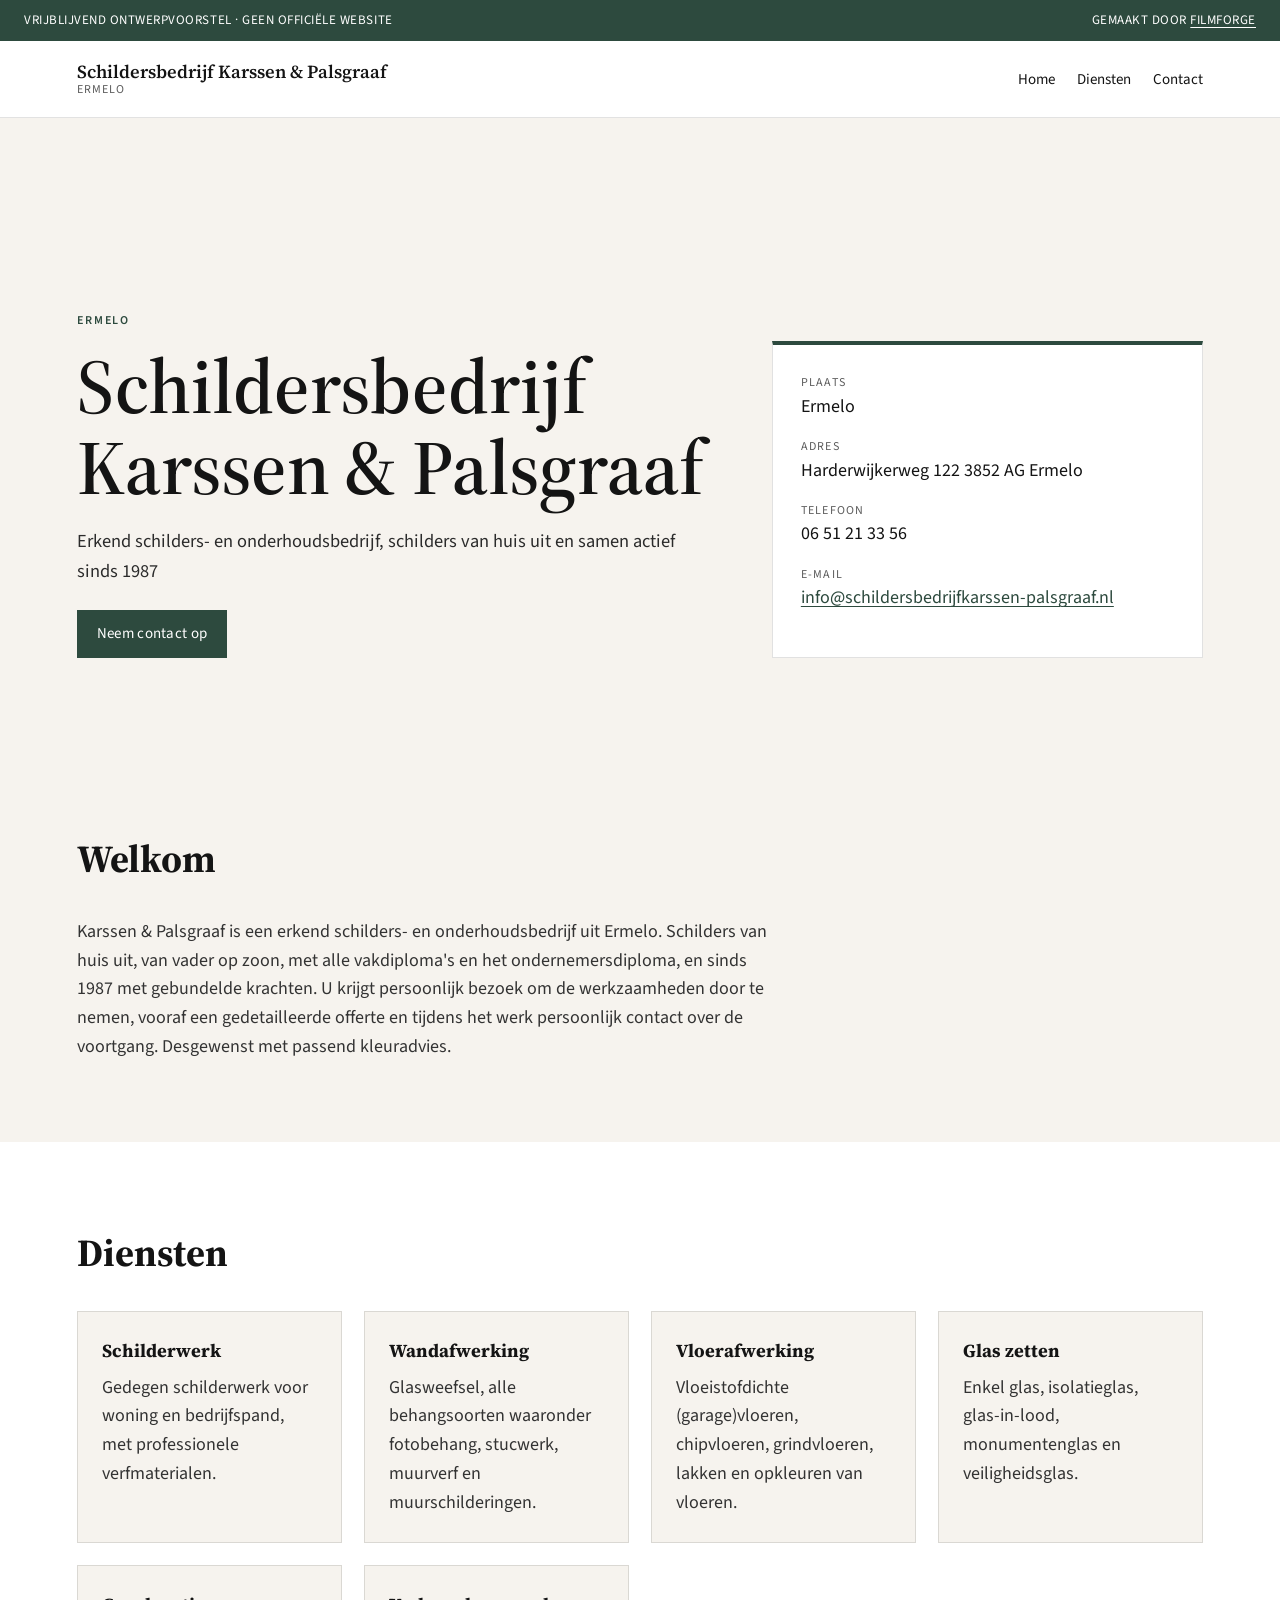
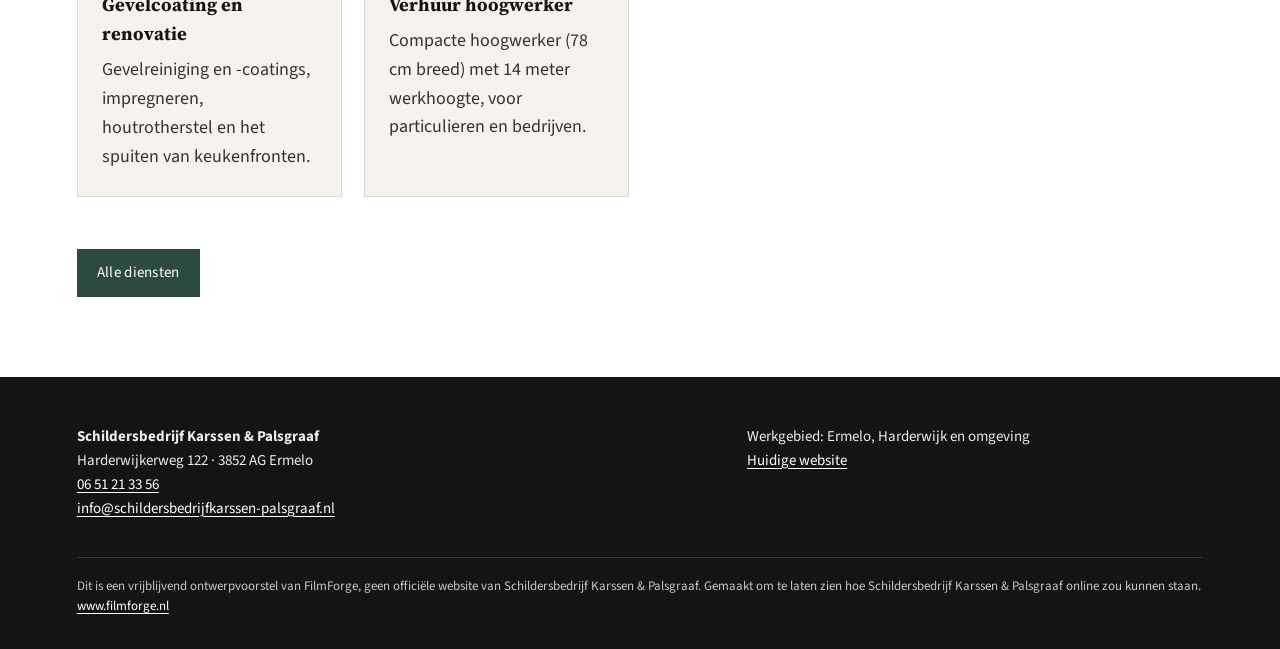
<file: index.html>
<!doctype html>
<html lang="nl">
<head>
<meta charset="utf-8">
<meta name="viewport" content="width=device-width, initial-scale=1">
<meta name="robots" content="noindex,nofollow">
<title>Schildersbedrijf Karssen &amp; Palsgraaf · Ermelo</title>
<meta name="description" content="Schildersbedrijf Karssen &amp; Palsgraaf in Ermelo — vrijblijvend ontwerpvoorstel van FilmForge.">
<link rel="preconnect" href="https://fonts.googleapis.com">
<link rel="preconnect" href="https://fonts.gstatic.com" crossorigin>
<link href="https://fonts.googleapis.com/css2?family=Source+Sans+3:wght@400;600&family=Source+Serif+4:opsz,wght@8..60,500;8..60,600&display=swap" rel="stylesheet">
<link rel="stylesheet" href="style.css">
</head>
<body>
<div class="ff-banner">
  <span>Vrijblijvend ontwerpvoorstel · geen officiële website</span>
  <span>Gemaakt door <a href="https://www.filmforge.nl" rel="noopener">FilmForge</a></span>
</div>
<header class="nav">
  <a class="brand" href="index.html">Schildersbedrijf Karssen &amp; Palsgraaf<small>Ermelo</small></a>
  <nav>
    <ul>
      <li><a href="index.html" aria-current="page">Home</a></li>
      <li><a href="diensten.html">Diensten</a></li>
      <li><a href="contact.html">Contact</a></li>
    </ul>
  </nav>
</header>

<section class="hero">
  <div>
    <p class="eyebrow">Ermelo</p>
    <h1>Schildersbedrijf Karssen &amp; Palsgraaf</h1>
    <p class="lede">Erkend schilders- en onderhoudsbedrijf, schilders van huis uit en samen actief sinds 1987</p>
    <a class="cta" href="contact.html">Neem contact op</a>
  </div>
  
    <aside class="hero-aside">
      <dl>
        <dt>Plaats</dt><dd>Ermelo</dd>
        <dt>Adres</dt><dd>Harderwijkerweg 122 3852 AG Ermelo</dd>
        <dt>Telefoon</dt><dd>06 51 21 33 56</dd>
        <dt>E-mail</dt><dd><a href="mailto:info@schildersbedrijfkarssen-palsgraaf.nl">info@schildersbedrijfkarssen-palsgraaf.nl</a></dd>
      </dl>
    </aside>
</section>
<section class="section">
  <div class="prose">
    <h2>Welkom</h2>
    <p>Karssen &amp; Palsgraaf is een erkend schilders- en onderhoudsbedrijf uit Ermelo. Schilders van huis uit, van vader op zoon, met alle vakdiploma&#x27;s en het ondernemersdiploma, en sinds 1987 met gebundelde krachten. U krijgt persoonlijk bezoek om de werkzaamheden door te nemen, vooraf een gedetailleerde offerte en tijdens het werk persoonlijk contact over de voortgang. Desgewenst met passend kleuradvies.</p>
  </div>
</section>
<section class="section alt">
  <h2>Diensten</h2>
  <div class="grid"><article class="card"><h3>Schilderwerk</h3><p>Gedegen schilderwerk voor woning en bedrijfspand, met professionele verfmaterialen.</p></article>
<article class="card"><h3>Wandafwerking</h3><p>Glasweefsel, alle behangsoorten waaronder fotobehang, stucwerk, muurverf en muurschilderingen.</p></article>
<article class="card"><h3>Vloerafwerking</h3><p>Vloeistofdichte (garage)vloeren, chipvloeren, grindvloeren, lakken en opkleuren van vloeren.</p></article>
<article class="card"><h3>Glas zetten</h3><p>Enkel glas, isolatieglas, glas-in-lood, monumentenglas en veiligheidsglas.</p></article>
<article class="card"><h3>Gevelcoating en renovatie</h3><p>Gevelreiniging en -coatings, impregneren, houtrotherstel en het spuiten van keukenfronten.</p></article>
<article class="card"><h3>Verhuur hoogwerker</h3><p>Compacte hoogwerker (78 cm breed) met 14 meter werkhoogte, voor particulieren en bedrijven.</p></article></div>
  <p style="margin-top:28px"><a class="cta" href="diensten.html">Alle diensten</a></p>
</section>

<footer class="site">
  <div class="footer-grid">
    <div>
      <strong>Schildersbedrijf Karssen &amp; Palsgraaf</strong>
      <p>Harderwijkerweg 122 · 3852 AG Ermelo</p>
      <p><a href="tel:0651213356">06 51 21 33 56</a></p>
      <p><a href="mailto:info@schildersbedrijfkarssen-palsgraaf.nl">info@schildersbedrijfkarssen-palsgraaf.nl</a></p>
    </div>
    <div>
      <p>Werkgebied: Ermelo, Harderwijk en omgeving</p>
      <p><a href="https://www.schildersbedrijfkarssen-palsgraaf.nl/">Huidige website</a></p>
    </div>
  </div>
  <p class="ff-note">Dit is een vrijblijvend ontwerpvoorstel van FilmForge, geen officiële website van Schildersbedrijf Karssen &amp; Palsgraaf. Gemaakt om te laten zien hoe Schildersbedrijf Karssen &amp; Palsgraaf online zou kunnen staan. <a href="https://www.filmforge.nl">www.filmforge.nl</a></p>
</footer>
</body>
</html>
</file>
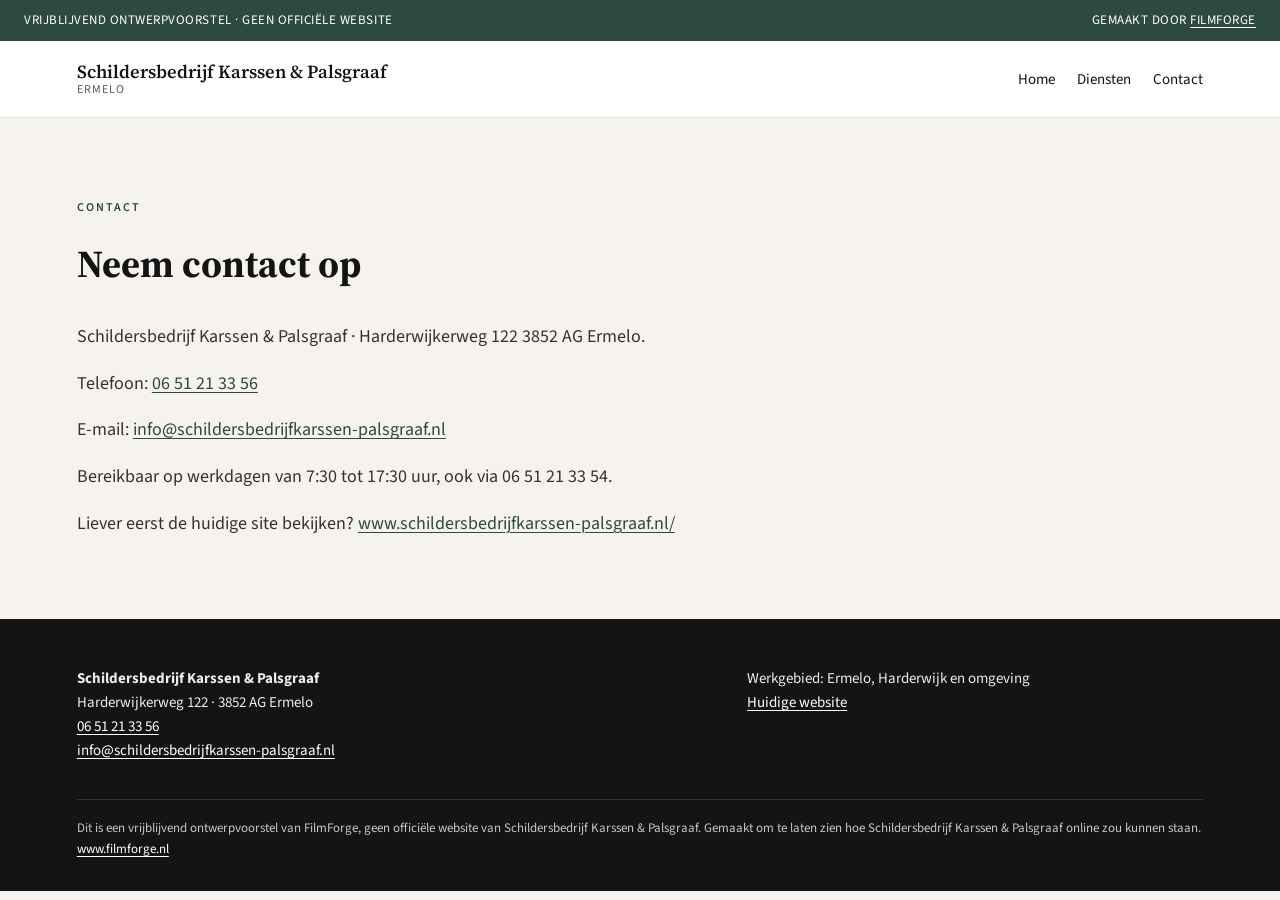
<file: contact.html>
<!doctype html>
<html lang="nl">
<head>
<meta charset="utf-8">
<meta name="viewport" content="width=device-width, initial-scale=1">
<meta name="robots" content="noindex,nofollow">
<title>Contact · Schildersbedrijf Karssen &amp; Palsgraaf</title>
<meta name="description" content="Schildersbedrijf Karssen &amp; Palsgraaf in Ermelo — vrijblijvend ontwerpvoorstel van FilmForge.">
<link rel="preconnect" href="https://fonts.googleapis.com">
<link rel="preconnect" href="https://fonts.gstatic.com" crossorigin>
<link href="https://fonts.googleapis.com/css2?family=Source+Sans+3:wght@400;600&family=Source+Serif+4:opsz,wght@8..60,500;8..60,600&display=swap" rel="stylesheet">
<link rel="stylesheet" href="style.css">
</head>
<body>
<div class="ff-banner">
  <span>Vrijblijvend ontwerpvoorstel · geen officiële website</span>
  <span>Gemaakt door <a href="https://www.filmforge.nl" rel="noopener">FilmForge</a></span>
</div>
<header class="nav">
  <a class="brand" href="index.html">Schildersbedrijf Karssen &amp; Palsgraaf<small>Ermelo</small></a>
  <nav>
    <ul>
      <li><a href="index.html">Home</a></li>
      <li><a href="diensten.html">Diensten</a></li>
      <li><a href="contact.html" aria-current="page">Contact</a></li>
    </ul>
  </nav>
</header>

<section class="section">
  <p class="eyebrow">Contact</p>
  <h2>Neem contact op</h2>
  <div class="prose">
    <p>Schildersbedrijf Karssen &amp; Palsgraaf · Harderwijkerweg 122 3852 AG Ermelo.</p>
    <p>Telefoon: <a href='tel:0651213356'>06 51 21 33 56</a></p>
    <p>E-mail: <a href="mailto:info@schildersbedrijfkarssen-palsgraaf.nl">info@schildersbedrijfkarssen-palsgraaf.nl</a></p>
    <p>Bereikbaar op werkdagen van 7:30 tot 17:30 uur, ook via 06 51 21 33 54.</p>
    <p>Liever eerst de huidige site bekijken? <a href="https://www.schildersbedrijfkarssen-palsgraaf.nl/">www.schildersbedrijfkarssen-palsgraaf.nl/</a></p>
  </div>
</section>

<footer class="site">
  <div class="footer-grid">
    <div>
      <strong>Schildersbedrijf Karssen &amp; Palsgraaf</strong>
      <p>Harderwijkerweg 122 · 3852 AG Ermelo</p>
      <p><a href="tel:0651213356">06 51 21 33 56</a></p>
      <p><a href="mailto:info@schildersbedrijfkarssen-palsgraaf.nl">info@schildersbedrijfkarssen-palsgraaf.nl</a></p>
    </div>
    <div>
      <p>Werkgebied: Ermelo, Harderwijk en omgeving</p>
      <p><a href="https://www.schildersbedrijfkarssen-palsgraaf.nl/">Huidige website</a></p>
    </div>
  </div>
  <p class="ff-note">Dit is een vrijblijvend ontwerpvoorstel van FilmForge, geen officiële website van Schildersbedrijf Karssen &amp; Palsgraaf. Gemaakt om te laten zien hoe Schildersbedrijf Karssen &amp; Palsgraaf online zou kunnen staan. <a href="https://www.filmforge.nl">www.filmforge.nl</a></p>
</footer>
</body>
</html>
</file>
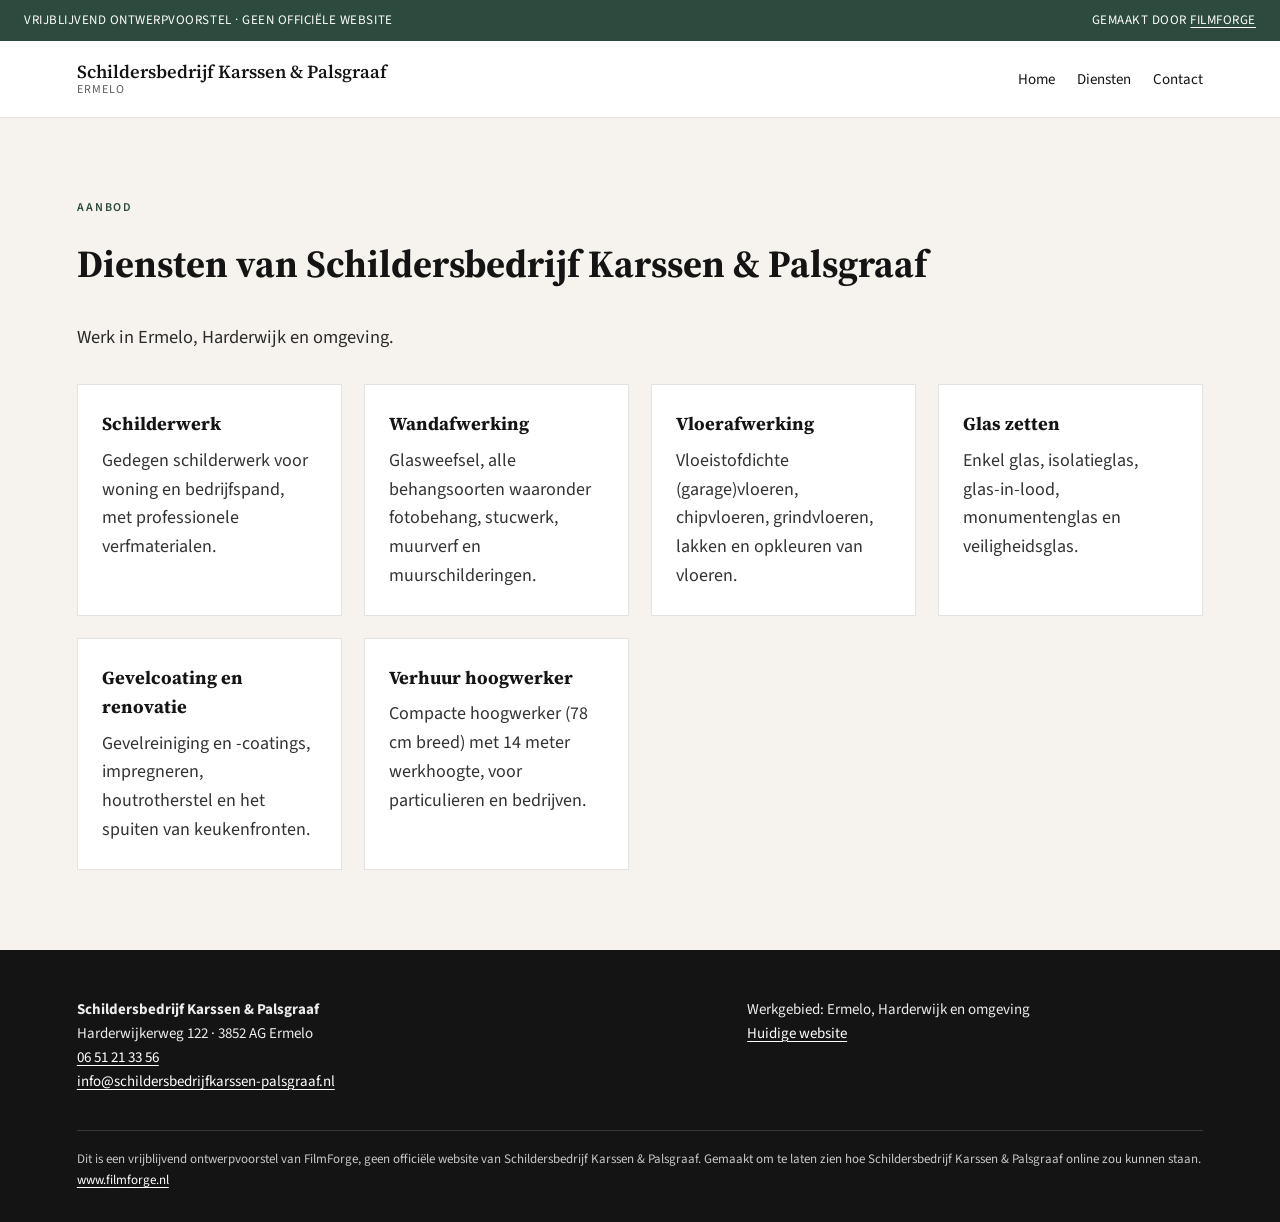
<file: diensten.html>
<!doctype html>
<html lang="nl">
<head>
<meta charset="utf-8">
<meta name="viewport" content="width=device-width, initial-scale=1">
<meta name="robots" content="noindex,nofollow">
<title>Diensten · Schildersbedrijf Karssen &amp; Palsgraaf</title>
<meta name="description" content="Schildersbedrijf Karssen &amp; Palsgraaf in Ermelo — vrijblijvend ontwerpvoorstel van FilmForge.">
<link rel="preconnect" href="https://fonts.googleapis.com">
<link rel="preconnect" href="https://fonts.gstatic.com" crossorigin>
<link href="https://fonts.googleapis.com/css2?family=Source+Sans+3:wght@400;600&family=Source+Serif+4:opsz,wght@8..60,500;8..60,600&display=swap" rel="stylesheet">
<link rel="stylesheet" href="style.css">
</head>
<body>
<div class="ff-banner">
  <span>Vrijblijvend ontwerpvoorstel · geen officiële website</span>
  <span>Gemaakt door <a href="https://www.filmforge.nl" rel="noopener">FilmForge</a></span>
</div>
<header class="nav">
  <a class="brand" href="index.html">Schildersbedrijf Karssen &amp; Palsgraaf<small>Ermelo</small></a>
  <nav>
    <ul>
      <li><a href="index.html">Home</a></li>
      <li><a href="diensten.html" aria-current="page">Diensten</a></li>
      <li><a href="contact.html">Contact</a></li>
    </ul>
  </nav>
</header>

<section class="section">
  <p class="eyebrow">Aanbod</p>
  <h2>Diensten van Schildersbedrijf Karssen &amp; Palsgraaf</h2>
  <p class="lede" style="margin-bottom:32px">Werk in Ermelo, Harderwijk en omgeving.</p>
  <div class="grid"><article class="card"><h3>Schilderwerk</h3><p>Gedegen schilderwerk voor woning en bedrijfspand, met professionele verfmaterialen.</p></article>
<article class="card"><h3>Wandafwerking</h3><p>Glasweefsel, alle behangsoorten waaronder fotobehang, stucwerk, muurverf en muurschilderingen.</p></article>
<article class="card"><h3>Vloerafwerking</h3><p>Vloeistofdichte (garage)vloeren, chipvloeren, grindvloeren, lakken en opkleuren van vloeren.</p></article>
<article class="card"><h3>Glas zetten</h3><p>Enkel glas, isolatieglas, glas-in-lood, monumentenglas en veiligheidsglas.</p></article>
<article class="card"><h3>Gevelcoating en renovatie</h3><p>Gevelreiniging en -coatings, impregneren, houtrotherstel en het spuiten van keukenfronten.</p></article>
<article class="card"><h3>Verhuur hoogwerker</h3><p>Compacte hoogwerker (78 cm breed) met 14 meter werkhoogte, voor particulieren en bedrijven.</p></article></div>
</section>

<footer class="site">
  <div class="footer-grid">
    <div>
      <strong>Schildersbedrijf Karssen &amp; Palsgraaf</strong>
      <p>Harderwijkerweg 122 · 3852 AG Ermelo</p>
      <p><a href="tel:0651213356">06 51 21 33 56</a></p>
      <p><a href="mailto:info@schildersbedrijfkarssen-palsgraaf.nl">info@schildersbedrijfkarssen-palsgraaf.nl</a></p>
    </div>
    <div>
      <p>Werkgebied: Ermelo, Harderwijk en omgeving</p>
      <p><a href="https://www.schildersbedrijfkarssen-palsgraaf.nl/">Huidige website</a></p>
    </div>
  </div>
  <p class="ff-note">Dit is een vrijblijvend ontwerpvoorstel van FilmForge, geen officiële website van Schildersbedrijf Karssen &amp; Palsgraaf. Gemaakt om te laten zien hoe Schildersbedrijf Karssen &amp; Palsgraaf online zou kunnen staan. <a href="https://www.filmforge.nl">www.filmforge.nl</a></p>
</footer>
</body>
</html>
</file>
<file: style.css>
:root {
  --ink: #141414;
  --muted: #5c5c5c;
  --paper: #f6f3ee;
  --card: #ffffff;
  --accent: #2d4a3e;
  --accent-2: #2d4a3e2;
  --line: rgba(20,20,20,.12);
}
* { box-sizing: border-box; margin: 0; padding: 0; }
html { scroll-behavior: smooth; }
body {
  font-family: "Source Sans 3", "Segoe UI", sans-serif;
  color: var(--ink);
  background: var(--paper);
  line-height: 1.6;
  font-size: 18px;
}
a { color: var(--accent); text-decoration-thickness: 1px; text-underline-offset: 3px; }
img { max-width: 100%; }
.ff-banner {
  background: var(--accent);
  color: #fff;
  font-size: 13px;
  letter-spacing: .04em;
  text-transform: uppercase;
  padding: 10px 24px;
  display: flex;
  justify-content: space-between;
  gap: 16px;
  flex-wrap: wrap;
}
.ff-banner a { color: #fff; }
header.nav {
  display: flex;
  align-items: center;
  justify-content: space-between;
  gap: 24px;
  padding: 20px 6vw;
  border-bottom: 1px solid var(--line);
  background: var(--card);
  position: sticky;
  top: 0;
  z-index: 10;
}
.brand {
  font-family: "Source Serif 4", Georgia, serif;
  font-weight: 600;
  font-size: 1.15rem;
  color: var(--ink);
  text-decoration: none;
  line-height: 1.2;
}
.brand small { display: block; font-family: "Source Sans 3", sans-serif; font-weight: 400; font-size: 12px; letter-spacing: .08em; text-transform: uppercase; color: var(--muted); }
nav ul { display: flex; gap: 22px; list-style: none; flex-wrap: wrap; }
nav a { color: var(--ink); text-decoration: none; font-size: 15px; }
nav a:hover { color: var(--accent); }
.hero {
  padding: 12vh 6vw 10vh;
  display: grid;
  grid-template-columns: 1.2fr .8fr;
  gap: 48px;
  align-items: end;
  background:
    linear-gradient(120deg, rgba(255,255,255,.7), transparent 40%),
    radial-gradient(circle at 90% 10%, var(--accent-2), transparent 42%),
    radial-gradient(circle at 0% 100%, var(--accent), transparent 50%),
    var(--paper);
  min-height: 70vh;
}
.eyebrow { text-transform: uppercase; letter-spacing: .16em; font-size: 12px; color: var(--accent); font-weight: 600; margin-bottom: 16px; }
h1 {
  font-family: "Source Serif 4", Georgia, serif;
  font-size: clamp(2.4rem, 6vw, 5rem);
  line-height: 1.05;
  font-weight: 600;
  margin-bottom: 20px;
}
.lede { font-size: 1.15rem; max-width: 38rem; color: #2b2b2b; }
.hero-aside {
  background: var(--card);
  padding: 28px;
  border: 1px solid var(--line);
  border-top: 4px solid var(--accent);
}
.hero-aside dt { font-size: 12px; text-transform: uppercase; letter-spacing: .1em; color: var(--muted); }
.hero-aside dd { margin: 0 0 16px; }
.section { padding: 80px 6vw; }
.section.alt { background: var(--card); }
.section h2 {
  font-family: "Source Serif 4", Georgia, serif;
  font-size: clamp(1.8rem, 3vw, 2.6rem);
  margin-bottom: 28px;
}
.grid {
  display: grid;
  grid-template-columns: repeat(auto-fit, minmax(240px, 1fr));
  gap: 22px;
}
.card {
  background: var(--card);
  border: 1px solid var(--line);
  padding: 24px;
}
.section.alt .card { background: var(--paper); }
.card h3 { font-size: 1.15rem; margin-bottom: 8px; font-family: "Source Serif 4", Georgia, serif; }
.card p, .prose p { color: #333; }
.prose { max-width: 44rem; }
.prose p + p { margin-top: 1em; }
.cta {
  display: inline-block;
  margin-top: 24px;
  background: var(--accent);
  color: #fff;
  text-decoration: none;
  padding: 12px 20px;
  font-size: 15px;
  letter-spacing: .02em;
}
.cta:hover { filter: brightness(1.08); }
footer.site {
  padding: 48px 6vw 32px;
  background: var(--ink);
  color: #ececec;
  font-size: 15px;
}
footer.site a { color: #fff; }
.footer-grid { display: grid; grid-template-columns: 1.4fr 1fr; gap: 32px; margin-bottom: 36px; }
.ff-note {
  border-top: 1px solid rgba(255,255,255,.15);
  padding-top: 18px;
  font-size: 13px;
  color: #c8c8c8;
}
@media (max-width: 800px) {
  .hero, .footer-grid { grid-template-columns: 1fr; }
  header.nav { flex-direction: column; align-items: flex-start; }
}
</file>
